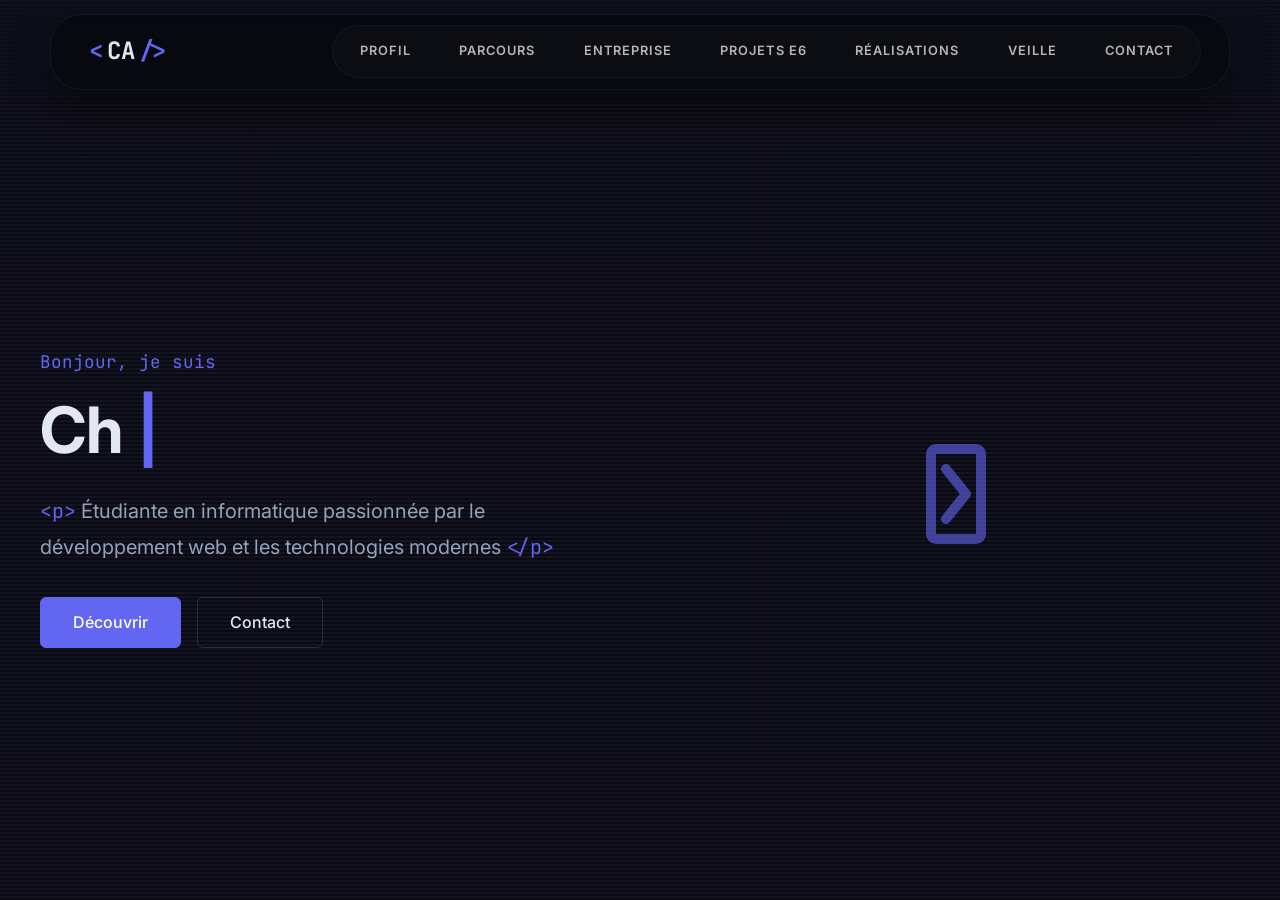
<file: index.html>
<!DOCTYPE html>
<html lang="fr">

<head>
    <meta charset="UTF-8">
    <meta name="viewport" content="width=device-width, initial-scale=1.0">
    <title>Portfolio - Chahinez Ayadi</title>
    <link rel="stylesheet" href="css/base.css">
    <link rel="stylesheet" href="css/index.css">
    <link rel="preconnect" href="https://fonts.googleapis.com">
    <link rel="preconnect" href="https://fonts.gstatic.com" crossorigin>
    <link
        href="https://fonts.googleapis.com/css2?family=Inter:wght@300;400;500;600;700&family=JetBrains+Mono:wght@400;500&display=swap"
        rel="stylesheet">
</head>

<body>
    <!-- Navigation -->
    <nav class="navbar" id="navbar">
        <div class="nav-container">
            <div class="logo">
                <a href="index.html" class="logo-link">
                    <span class="logo-code">&lt;</span>CA<span class="logo-code">/&gt;</span>
                </a>
            </div>
            <ul class="nav-menu" id="navMenu">
                <li><a href="profil.html" class="nav-link">Profil</a></li>
                <li><a href="parcours.html" class="nav-link">Parcours</a></li>
                <li><a href="entreprise.html" class="nav-link">Entreprise</a></li>
                <li><a href="projets.html" class="nav-link">Projets E6</a></li>
                <li><a href="realisations.html" class="nav-link">Réalisations</a></li>
                <li><a href="veille.html" class="nav-link">Veille</a></li>
                <li><a href="contact.html" class="nav-link">Contact</a></li>
            </ul>
            <div class="hamburger" id="hamburger">
                <span></span>
                <span></span>
                <span></span>
            </div>
        </div>
    </nav>

    <!-- Section Accueil -->
    <section id="accueil" class="hero">
        <div class="hero-background">
            <div class="code-lines"></div>
        </div>
        <div class="hero-content">
            <div class="hero-text">
                <span class="hero-greeting">Bonjour, je suis</span>
                <h1 class="hero-name">
                    <span class="typing-text" id="typingText"></span>
                    <span class="cursor">|</span>
                </h1>
                <p class="hero-description">
                    <span class="code-tag">&lt;p&gt;</span>
                    Étudiante en informatique passionnée par le développement web et les technologies modernes
                    <span class="code-tag">&lt;/p&gt;</span>
                </p>
                <div class="hero-buttons">
                    <a href="profil.html" class="btn btn-primary">Découvrir</a>
                    <a href="contact.html" class="btn btn-secondary">Contact</a>
                </div>
            </div>
            <div class="hero-visual">
                <div class="code-icon">
                    <svg width="120" height="120" viewBox="0 0 24 24" fill="none" xmlns="http://www.w3.org/2000/svg">
                        <path d="M8 3C7.44772 3 7 3.44772 7 4V20C7 20.5523 7.44772 21 8 21H16C16.5523 21 17 20.5523 17 20V4C17 3.44772 16.5523 3 16 3H8Z" stroke="currentColor" stroke-width="2" stroke-linecap="round" stroke-linejoin="round"/>
                        <path d="M10 7L14 12L10 17" stroke="currentColor" stroke-width="2" stroke-linecap="round" stroke-linejoin="round"/>
                    </svg>
                </div>
            </div>
        </div>
    </section>

    <script src="script.js"></script>
</body>

</html>
</file>
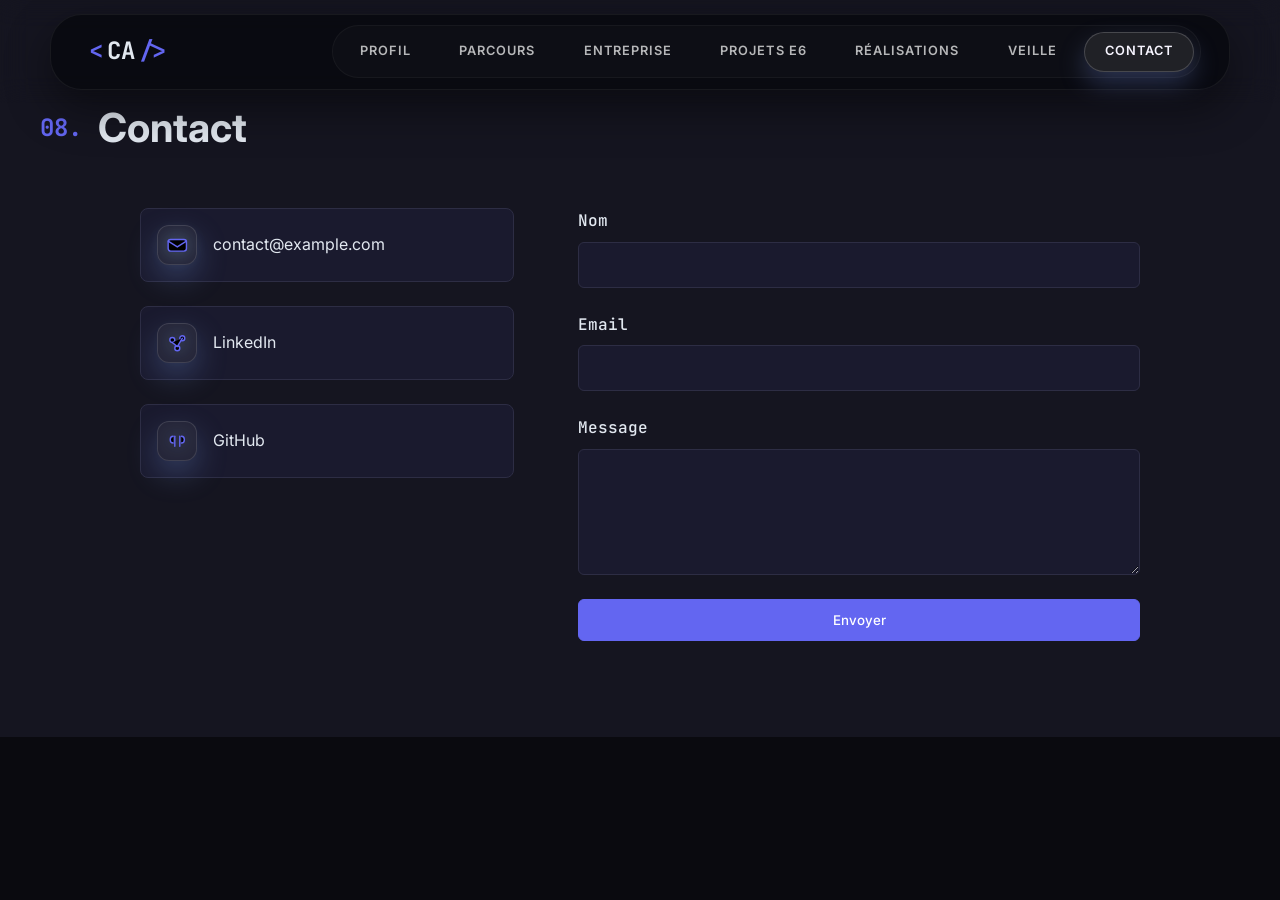
<file: contact.html>
<!DOCTYPE html>
<html lang="fr">
<head>
    <meta charset="UTF-8">
    <meta name="viewport" content="width=device-width, initial-scale=1.0">
    <title>Contact - Chahinez Ayadi</title>
    <link rel="stylesheet" href="css/base.css">
    <link rel="stylesheet" href="css/contact.css">
    <link rel="preconnect" href="https://fonts.googleapis.com">
    <link rel="preconnect" href="https://fonts.gstatic.com" crossorigin>
    <link href="https://fonts.googleapis.com/css2?family=Inter:wght@300;400;500;600;700&family=JetBrains+Mono:wght@400;500&display=swap" rel="stylesheet">
</head>
<body>
    <!-- Navigation -->
    <nav class="navbar" id="navbar">
        <div class="nav-container">
            <div class="logo">
                <a href="index.html" class="logo-link">
                    <span class="logo-code">&lt;</span>CA<span class="logo-code">/&gt;</span>
                </a>
            </div>
            <ul class="nav-menu" id="navMenu">
                <li><a href="profil.html" class="nav-link">Profil</a></li>
                <li><a href="parcours.html" class="nav-link">Parcours</a></li>
                <li><a href="entreprise.html" class="nav-link">Entreprise</a></li>
                <li><a href="projets.html" class="nav-link">Projets E6</a></li>
                <li><a href="realisations.html" class="nav-link">Réalisations</a></li>
                <li><a href="veille.html" class="nav-link">Veille</a></li>
                <li><a href="contact.html" class="nav-link active">Contact</a></li>
            </ul>
            <div class="hamburger" id="hamburger">
                <span></span>
                <span></span>
                <span></span>
            </div>
        </div>
    </nav>

    <!-- Section Contact -->
    <section class="section contact-section page-section">
        <div class="container">
            <h2 class="section-title">
                <span class="section-number">08.</span>
                Contact
            </h2>
            <div class="contact-content">
                <div class="contact-info">
                    <div class="contact-items">
                        <a href="mailto:contact@example.com" class="contact-item">
                            <span class="contact-icon neon-icon" aria-hidden="true">
                                <svg viewBox="0 0 32 32">
                                    <rect x="5" y="9" width="22" height="14" rx="3"></rect>
                                    <polyline points="5 11 16 18 27 11"></polyline>
                                </svg>
                            </span>
                            <span>contact@example.com</span>
                        </a>
                        <a href="#" class="contact-item">
                            <span class="contact-icon neon-icon" aria-hidden="true">
                                <svg viewBox="0 0 32 32">
                                    <circle cx="10" cy="12" r="3"></circle>
                                    <circle cx="22" cy="10" r="3"></circle>
                                    <circle cx="16" cy="22" r="3"></circle>
                                    <path d="M10 15l6 5l6-10"></path>
                                </svg>
                            </span>
                            <span>LinkedIn</span>
                        </a>
                        <a href="#" class="contact-item">
                            <span class="contact-icon neon-icon" aria-hidden="true">
                                <svg viewBox="0 0 32 32">
                                    <path d="M11 10c-2 0-3.5 1.8-3.5 4s1.5 4 3.5 4"></path>
                                    <path d="M21 10c2 0 3.5 1.8 3.5 4s-1.5 4-3.5 4"></path>
                                    <path d="M13 10v12"></path>
                                    <path d="M19 10v12"></path>
                                </svg>
                            </span>
                            <span>GitHub</span>
                        </a>
                    </div>
                </div>
                <form class="contact-form" id="contactForm">
                    <div class="form-group">
                        <label for="name">Nom</label>
                        <input type="text" id="name" name="name" required>
                    </div>
                    <div class="form-group">
                        <label for="email">Email</label>
                        <input type="email" id="email" name="email" required>
                    </div>
                    <div class="form-group">
                        <label for="message">Message</label>
                        <textarea id="message" name="message" rows="5" required></textarea>
                    </div>
                    <button type="submit" class="btn btn-primary">Envoyer</button>
                </form>
            </div>
        </div>
    </section>

    <script src="script.js"></script>
</body>
</html>
</file>
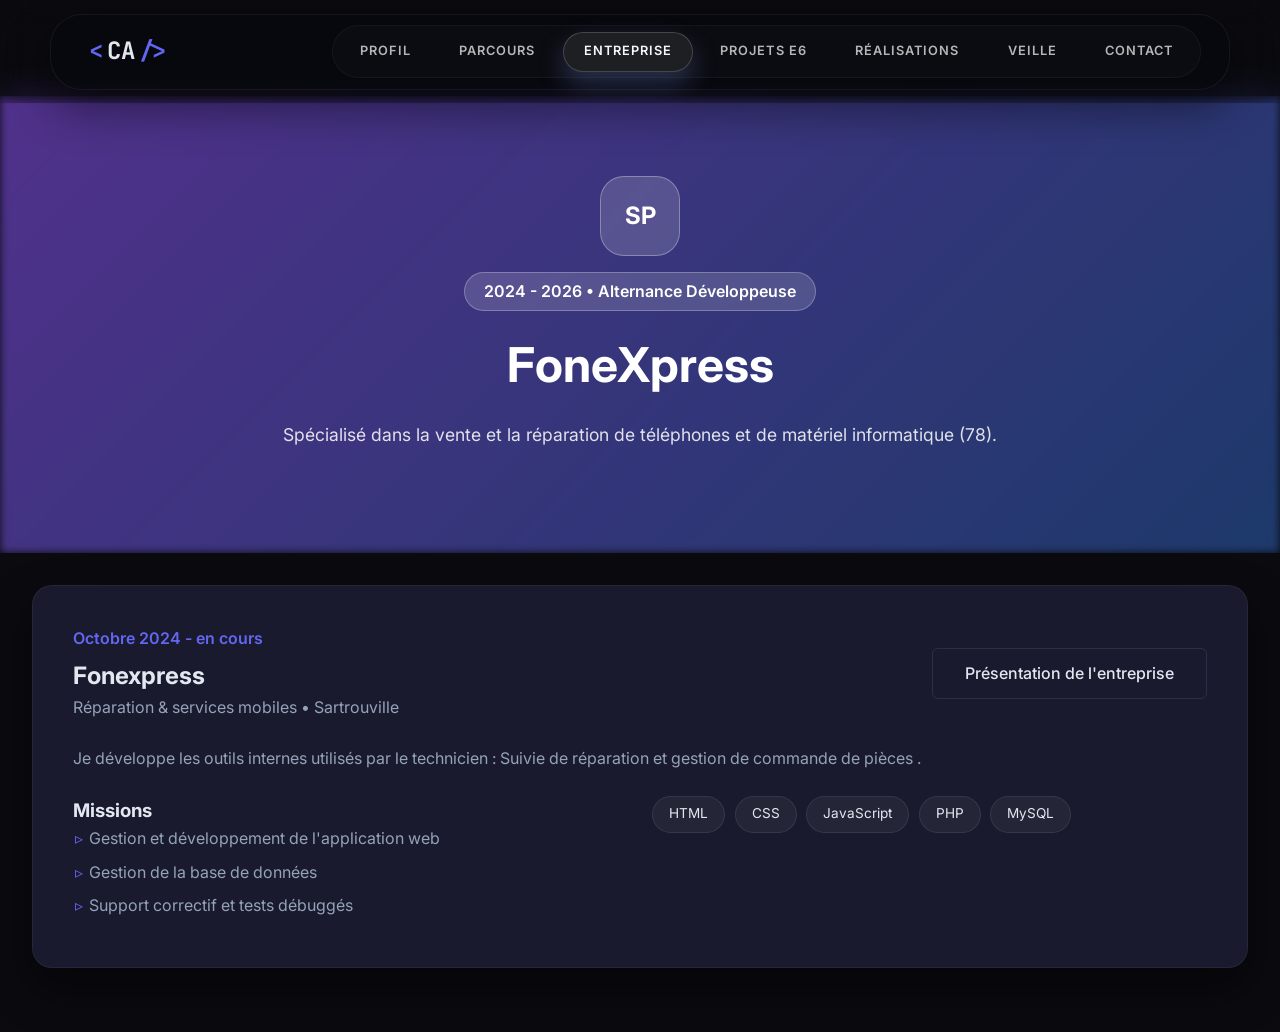
<file: entreprise.html>
<!DOCTYPE html>
<html lang="fr">
<head>
    <meta charset="UTF-8">
    <meta name="viewport" content="width=device-width, initial-scale=1.0">
    <title>Entreprise - Chahinez Ayadi</title>
    <link rel="stylesheet" href="css/base.css">
    <link rel="stylesheet" href="css/entreprise.css">
    <link rel="preconnect" href="https://fonts.googleapis.com">
    <link rel="preconnect" href="https://fonts.gstatic.com" crossorigin>
    <link href="https://fonts.googleapis.com/css2?family=Inter:wght@300;400;500;600;700&family=JetBrains+Mono:wght@400;500&display=swap" rel="stylesheet">
</head>
<body>
    <!-- Navigation -->
    <nav class="navbar" id="navbar">
        <div class="nav-container">
            <div class="logo">
                <a href="index.html" class="logo-link">
                    <span class="logo-code">&lt;</span>CA<span class="logo-code">/&gt;</span>
                </a>
            </div>
            <ul class="nav-menu" id="navMenu">
                <li><a href="profil.html" class="nav-link">Profil</a></li>
                <li><a href="parcours.html" class="nav-link">Parcours</a></li>
                <li><a href="entreprise.html" class="nav-link active">Entreprise</a></li>
                <li><a href="projets.html" class="nav-link">Projets E6</a></li>
                <li><a href="realisations.html" class="nav-link">Réalisations</a></li>
                <li><a href="veille.html" class="nav-link">Veille</a></li>
                <li><a href="contact.html" class="nav-link">Contact</a></li>
            </ul>
            <div class="hamburger" id="hamburger">
                <span></span>
                <span></span>
                <span></span>
            </div>
        </div>
    </nav>

    <main class="speed-wrapper">
        <header class="speed-hero">
            <div class="hero-overlay"></div>
            <div class="speed-hero-content">
                <div class="speed-logo">SP</div>
                <p class="hero-badge">2024 - 2026 • Alternance Développeuse</p>
                <h1>FoneXpress</h1>
                <p class="hero-tagline">
                    Spécialisé dans la vente et la réparation de téléphones et de matériel informatique (78).
                </p>
            </div>
        </header>

        <section class="experience-card">
            <div class="experience-top">
                <div>
                    <p class="experience-date">Octobre 2024 - en cours</p>
                    <h2>Fonexpress</h2>
                    <p class="experience-meta">Réparation & services mobiles • Sartrouville</p>
                </div>
                <a href="docs/Chahinez-AYADI (1).pdf" target="_blank" rel="noreferrer noopener" class="btn btn-secondary">Présentation de l'entreprise</a>
            </div>
            <p class="experience-text">
                Je développe les outils internes utilisés par le technicien : Suivie de réparation et gestion de commande de pièces .
            </p>
            <div class="experience-columns">
                <div>
                    <h3>Missions</h3>
                    <ul class="experience-list">
                        <li>Gestion et développement de l'application web</li>
                        <li>Gestion de la base de données</li>
                        <li>Support correctif et tests débuggés</li>
                    </ul>
                </div>
                <div>
                    
                    <div class="chip-list">
                        <span class="chip">HTML</span>
                        <span class="chip">CSS</span>
                        <span class="chip">JavaScript</span>
                        <span class="chip">PHP</span>
                        <span class="chip">MySQL</span>
                    </div>
                </div>
            </div>
        </section>
    </main>

    <script src="script.js"></script>
</body>
</html>
</file>
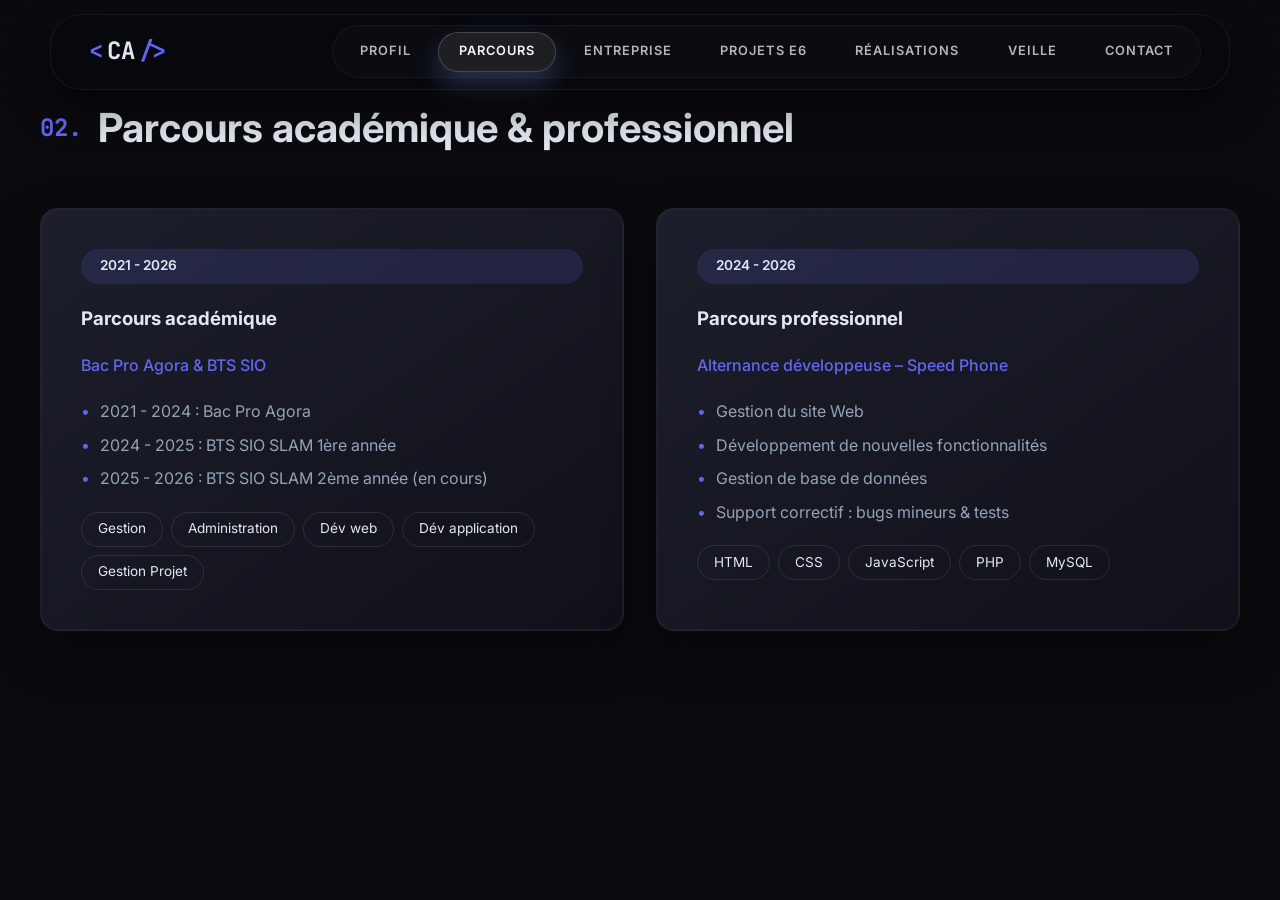
<file: parcours.html>
<!DOCTYPE html>
<html lang="fr">
<head>
    <meta charset="UTF-8">
    <meta name="viewport" content="width=device-width, initial-scale=1.0">
    <title>Parcours - Chahinez Ayadi</title>
    <link rel="stylesheet" href="css/base.css">
    <link rel="stylesheet" href="css/parcours.css">
    <link rel="preconnect" href="https://fonts.googleapis.com">
    <link rel="preconnect" href="https://fonts.gstatic.com" crossorigin>
    <link href="https://fonts.googleapis.com/css2?family=Inter:wght@300;400;500;600;700&family=JetBrains+Mono:wght@400;500&display=swap" rel="stylesheet">
</head>
<body>
    <!-- Navigation -->
    <nav class="navbar" id="navbar">
        <div class="nav-container">
            <div class="logo">
                <a href="index.html" class="logo-link">
                    <span class="logo-code">&lt;</span>CA<span class="logo-code">/&gt;</span>
                </a>
            </div>
            <ul class="nav-menu" id="navMenu">
                <li><a href="profil.html" class="nav-link">Profil</a></li>
                <li><a href="parcours.html" class="nav-link active">Parcours</a></li>
                <li><a href="entreprise.html" class="nav-link">Entreprise</a></li>
                <li><a href="projets.html" class="nav-link">Projets E6</a></li>
                <li><a href="realisations.html" class="nav-link">Réalisations</a></li>
                <li><a href="veille.html" class="nav-link">Veille</a></li>
                <li><a href="contact.html" class="nav-link">Contact</a></li>
            </ul>
            <div class="hamburger" id="hamburger">
                <span></span>
                <span></span>
                <span></span>
            </div>
        </div>
    </nav>

    <section class="section">
        <div class="container">
            <h2 class="section-title">
                <span class="section-number">02.</span>
                Parcours académique & professionnel
            </h2>
            <div class="parcours-grid">
                <article class="parcours-card">
                    <div class="parcours-badge">2021 - 2026</div>
                    <h3>Parcours académique</h3>
                    <p class="parcours-subtitle">Bac Pro Agora & BTS SIO</p>
                    <ul class="parcours-list">
                        <li>2021 - 2024 : Bac Pro Agora </li>
                        <li>2024 - 2025 : BTS SIO SLAM 1ère année</li>
                        <li>2025 - 2026 : BTS SIO SLAM 2ème année (en cours)</li>
                    </ul>
                    <div class="parcours-tags">
                        <span class="parcours-tag">Gestion</span>
                        <span class="parcours-tag">Administration</span>
                        <span class="parcours-tag">Dév web</span>
                        <span class="parcours-tag">Dév application</span>
                        <span class="parcours-tag">Gestion Projet</span>
                    </div>
                </article>
                <article class="parcours-card">
                    <div class="parcours-badge">2024 - 2026</div>
                    <h3>Parcours professionnel</h3>
                    <p class="parcours-subtitle">Alternance développeuse – Speed Phone</p>
                    <ul class="parcours-list">
                        <li>Gestion du site Web</li>
                        <li>Développement de nouvelles fonctionnalités</li>
                        <li>Gestion de base de données</li>
                        <li>Support correctif : bugs mineurs & tests</li>
                    </ul>
                    <div class="parcours-tags">
                        <span class="parcours-tag">HTML</span>
                        <span class="parcours-tag">CSS</span>
                        <span class="parcours-tag">JavaScript</span>
                        <span class="parcours-tag">PHP</span>
                        <span class="parcours-tag">MySQL</span>
                    </div>
                </article>
            </div>
        </div>
    </section>

    <script src="script.js"></script>
</body>
</html>
</file>
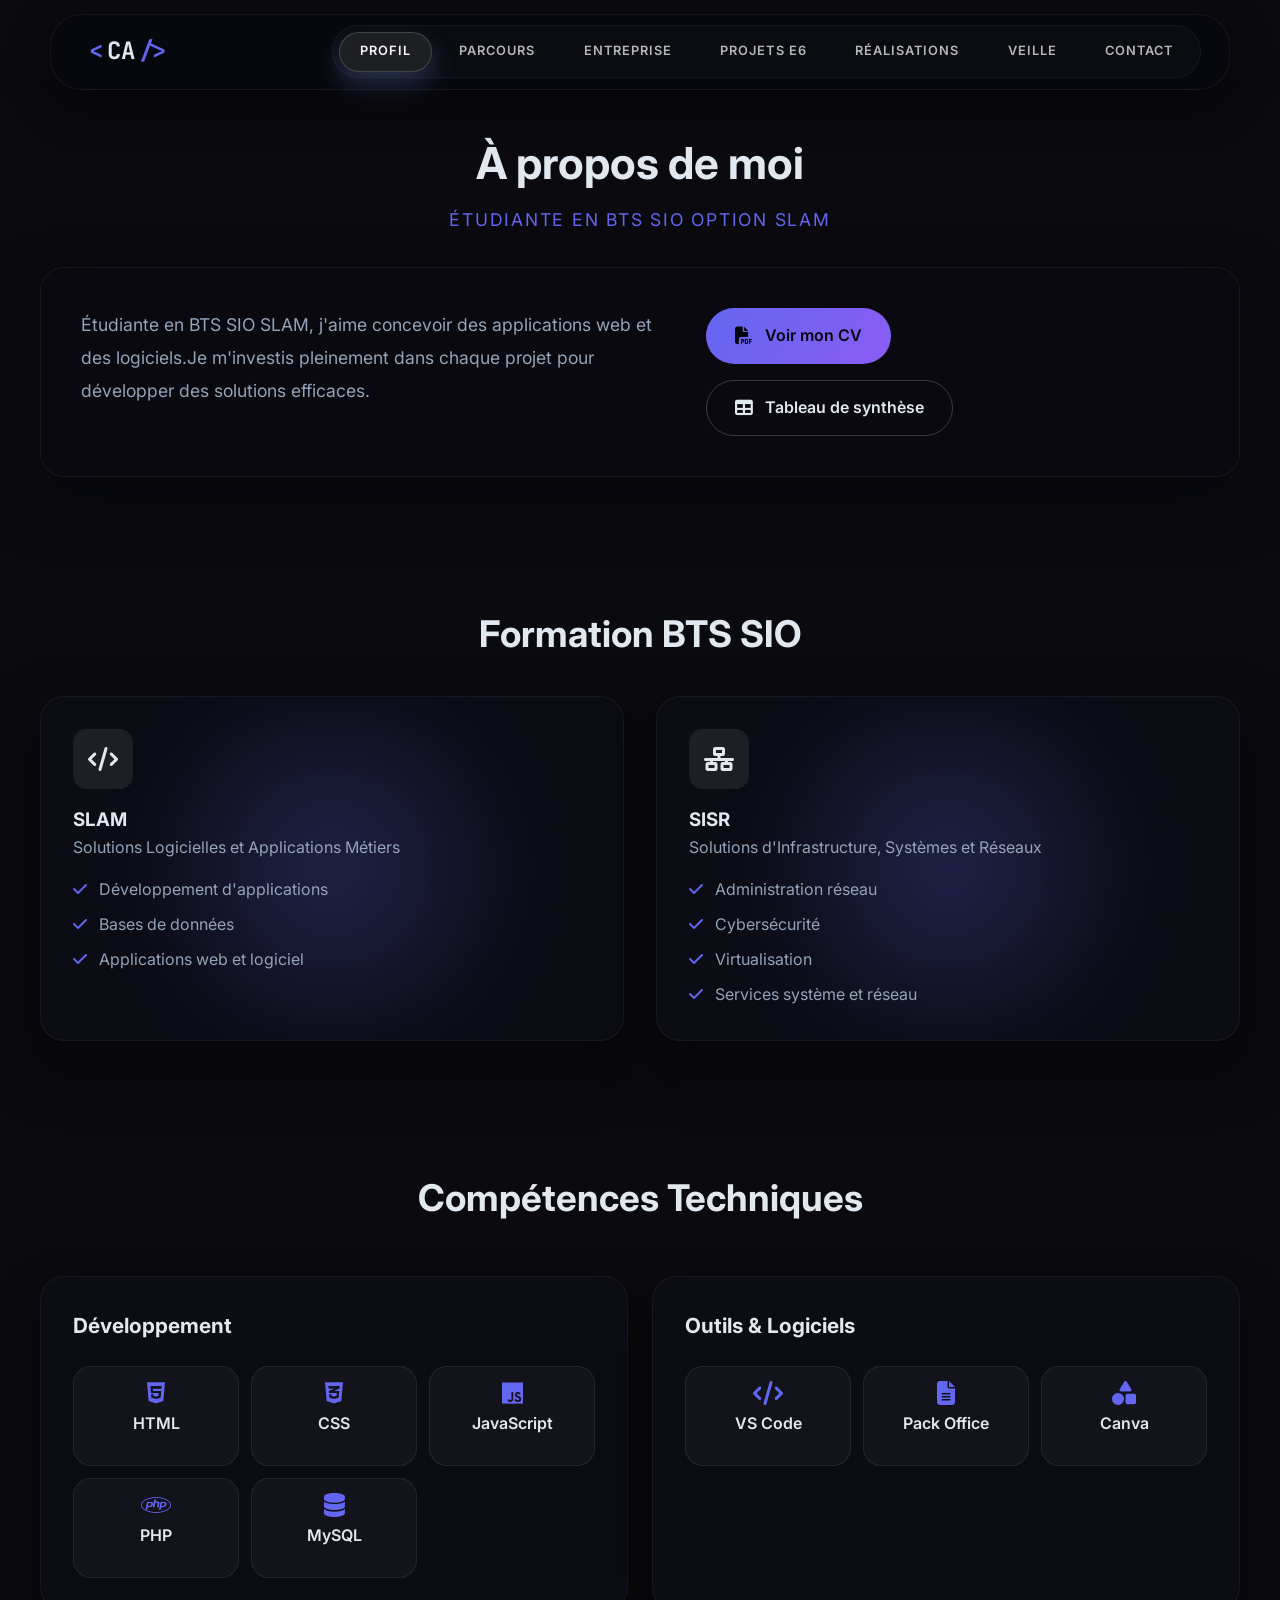
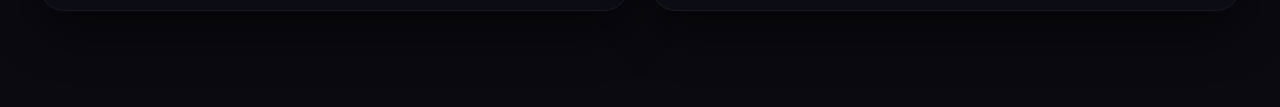
<file: profil.html>
<!DOCTYPE html>
<html lang="fr">
<head>
    <meta charset="UTF-8">
    <meta name="viewport" content="width=device-width, initial-scale=1.0">
    <title>Profil - Chahinez Ayadi</title>
    <link rel="stylesheet" href="css/base.css">
    <link rel="stylesheet" href="css/profil.css">
    <link rel="stylesheet" href="https://cdnjs.cloudflare.com/ajax/libs/font-awesome/6.4.0/css/all.min.css">
    <link rel="preconnect" href="https://fonts.googleapis.com">
    <link rel="preconnect" href="https://fonts.gstatic.com" crossorigin>
    <link href="https://fonts.googleapis.com/css2?family=Inter:wght@300;400;500;600;700&family=JetBrains+Mono:wght@400;500&display=swap" rel="stylesheet">
</head>
<body>
    <!-- Navigation -->
    <nav class="navbar" id="navbar">
        <div class="nav-container">
            <div class="logo">
                <a href="index.html" class="logo-link">
                    <span class="logo-code">&lt;</span>CA<span class="logo-code">/&gt;</span>
                </a>
            </div>
            <ul class="nav-menu" id="navMenu">
                <li><a href="profil.html" class="nav-link active">Profil</a></li>
                <li><a href="parcours.html" class="nav-link">Parcours</a></li>
                <li><a href="entreprise.html" class="nav-link">Entreprise</a></li>
                <li><a href="projets.html" class="nav-link">Projets E6</a></li>
                <li><a href="realisations.html" class="nav-link">Réalisations</a></li>
                <li><a href="veille.html" class="nav-link">Veille</a></li>
                <li><a href="contact.html" class="nav-link">Contact</a></li>
            </ul>
            <div class="hamburger" id="hamburger">
                <span></span>
                <span></span>
                <span></span>
            </div>
        </div>
    </nav>

    <!-- Section 1: À propos -->
    <section class="about-section">
        <div class="container">
            <div class="profile-header">
                <h1>À propos de moi</h1>
                <p class="subtitle">Étudiante en BTS SIO option SLAM</p>
            </div>

            <div class="profile-content">
                <div class="text-section">
                    <p>
                        Étudiante en BTS SIO SLAM, j'aime concevoir des applications web et des logiciels.Je m'investis pleinement dans chaque projet pour développer des solutions efficaces.
                    </p>
                </div>
                <div class="download-section">
                    <a href="docs/CV Professionnel.pdf" class="download-btn primary" target="_blank" rel="noreferrer noopener">
                        <i class="fas fa-file-pdf"></i>
                        <span>Voir mon CV</span>
                    </a>
                    <a href="assets/tableau_synthese.pdf" class="download-btn secondary" target="_blank" rel="noreferrer noopener">
                        <i class="fas fa-table"></i>
                        <span>Tableau de synthèse</span>
                    </a>
                </div>
            </div>
        </div>
    </section>

    <!-- Section BTS SIO -->
    <section class="bts-section">
        <div class="container">
            <h2>Formation BTS SIO</h2>
            <div class="modern-cards">
                <div class="modern-card slam">
                    <div class="card-content">
                        <div class="card-icon">
                            <i class="fas fa-code"></i>
                        </div>
                        <h3>SLAM</h3>
                        <p class="card-subtitle">Solutions Logicielles et Applications Métiers</p>
                        <ul class="card-details">
                            <li><i class="fas fa-check"></i> Développement d'applications</li>
                            <li><i class="fas fa-check"></i> Bases de données</li>
                            <li><i class="fas fa-check"></i> Applications web et logiciel</li>
                        </ul>
                    </div>
                    <div class="card-blur"></div>
                </div>

                <div class="modern-card sisr">
                    <div class="card-content">
                        <div class="card-icon">
                            <i class="fas fa-network-wired"></i>
                        </div>
                        <h3>SISR</h3>
                        <p class="card-subtitle">Solutions d'Infrastructure, Systèmes et Réseaux</p>
                        <ul class="card-details">
                            <li><i class="fas fa-check"></i> Administration réseau</li>
                            <li><i class="fas fa-check"></i> Cybersécurité</li>
                            <li><i class="fas fa-check"></i> Virtualisation</li>
                            <li><i class="fas fa-check"></i> Services système et réseau</li>
                        </ul>
                    </div>
                    <div class="card-blur"></div>
                </div>
            </div>
        </div>
    </section>

    <!-- Section Compétences -->
    <section class="skills-section">
        <div class="container">
            <h2>Compétences Techniques</h2>

            <div class="skills-container">
                <div class="section-container">
                    <h3>Développement</h3>
                    <div class="skills-grid">
                        <div class="skill-card">
                            <i class="fab fa-html5"></i>
                            <span>HTML</span>
                        </div>
                        <div class="skill-card">
                            <i class="fab fa-css3-alt"></i>
                            <span>CSS</span>
                        </div>
                        <div class="skill-card">
                            <i class="fab fa-js"></i>
                            <span>JavaScript</span>
                        </div>
                        <div class="skill-card">
                            <i class="fab fa-php"></i>
                            <span>PHP</span>
                        </div>
                        <div class="skill-card">
                            <i class="fas fa-database"></i>
                            <span>MySQL</span>
                        </div>
                    </div>
                </div>

                <div class="section-container">
                    <h3>Outils & Logiciels</h3>
                    <div class="tools-grid">
                        <div class="tool-card">
                            <i class="fas fa-code"></i>
                            <span>VS Code</span>
                        </div>
                        <div class="tool-card">
                            <i class="fas fa-file-alt"></i>
                            <span>Pack Office</span>
                        </div>
                        <div class="tool-card">
                            <i class="fas fa-shapes"></i>
                            <span>Canva</span>
                        </div>
                    </div>
                </div>
            </div>
        </div>
    </section>

    <script src="script.js"></script>
</body>
</html>
</file>
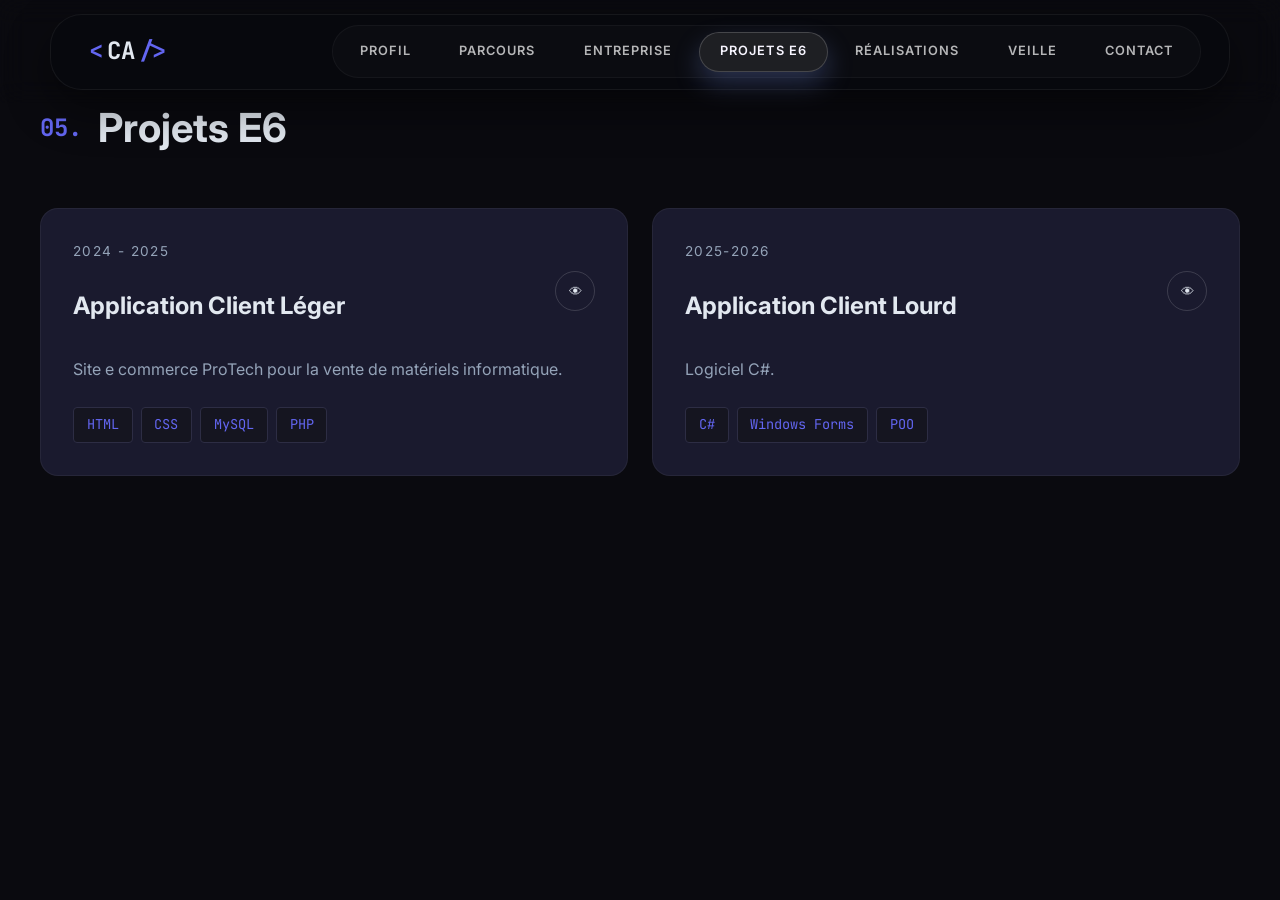
<file: projets.html>
<!DOCTYPE html>
<html lang="fr">
<head>
    <meta charset="UTF-8">
    <meta name="viewport" content="width=device-width, initial-scale=1.0">
    <title>Projets - Chahinez Ayadi</title>
    <link rel="stylesheet" href="css/base.css">
    <link rel="stylesheet" href="css/projets.css">
    <link rel="preconnect" href="https://fonts.googleapis.com">
    <link rel="preconnect" href="https://fonts.gstatic.com" crossorigin>
    <link href="https://fonts.googleapis.com/css2?family=Inter:wght@300;400;500;600;700&family=JetBrains+Mono:wght@400;500&display=swap" rel="stylesheet">
</head>
<body>
    <!-- Navigation -->
    <nav class="navbar" id="navbar">
        <div class="nav-container">
            <div class="logo">
                <a href="index.html" class="logo-link">
                    <span class="logo-code">&lt;</span>CA<span class="logo-code">/&gt;</span>
                </a>
            </div>
            <ul class="nav-menu" id="navMenu">
                <li><a href="profil.html" class="nav-link">Profil</a></li>
                <li><a href="parcours.html" class="nav-link">Parcours</a></li>
                <li><a href="entreprise.html" class="nav-link">Entreprise</a></li>
                <li><a href="projets.html" class="nav-link active">Projets E6</a></li>
                <li><a href="realisations.html" class="nav-link">Réalisations</a></li>
                <li><a href="veille.html" class="nav-link">Veille</a></li>
                <li><a href="contact.html" class="nav-link">Contact</a></li>
            </ul>
            <div class="hamburger" id="hamburger">
                <span></span>
                <span></span>
                <span></span>
            </div>
        </div>
    </nav>

    <!-- Section Projets -->
    <section class="section page-section">
        <div class="container">
            <h2 class="section-title">
                <span class="section-number">05.</span>
                Projets E6
            </h2>
            <div class="projects-grid">
                <article class="project-card">
                    <div class="project-header">
                        <div>
                            <p class="project-period">2024 - 2025</p>
                            <h3>Application Client Léger</h3>
                        </div>

<a href="docs/documentation_utilisateur_protech.pdf" target="_blank">
  <button class="project-eye" aria-label="Voir la présentation client léger">
    <span>👁</span>
  </button>
</a>
                    </div>
                    <p class="project-description">
                        Site e commerce ProTech pour la vente de matériels informatique.
                    </p>
                    <div class="project-tags">
                        <span class="tag">HTML</span>
                        <span class="tag">CSS</span>
                        <span class="tag">MySQL</span>
                        <span class="tag">PHP</span>
                    </div>
                </article>

                <article class="project-card">
                    <div class="project-header">
                        <div>
                            <p class="project-period">2025-2026</p>
                            <h3>Application Client Lourd</h3>
                        </div>

                        <a href="docs/repairmatosguide.pdf" target="_blank">
                        <button class="project-eye" aria-label="Voir la présentation client lourd">
                        <span>👁</span>
                        </button>
                        </a>
                    </div>
                    <p class="project-description">
                        Logiciel C#.
                    </p>
                    <div class="project-tags">
                        <span class="tag">C#</span>
                        <span class="tag">Windows Forms</span>
                        <span class="tag">POO</span>
                    </div>
                </article>
            </div>
        </div>
    </section>

    <script src="script.js"></script>
</body>
</html>
</file>
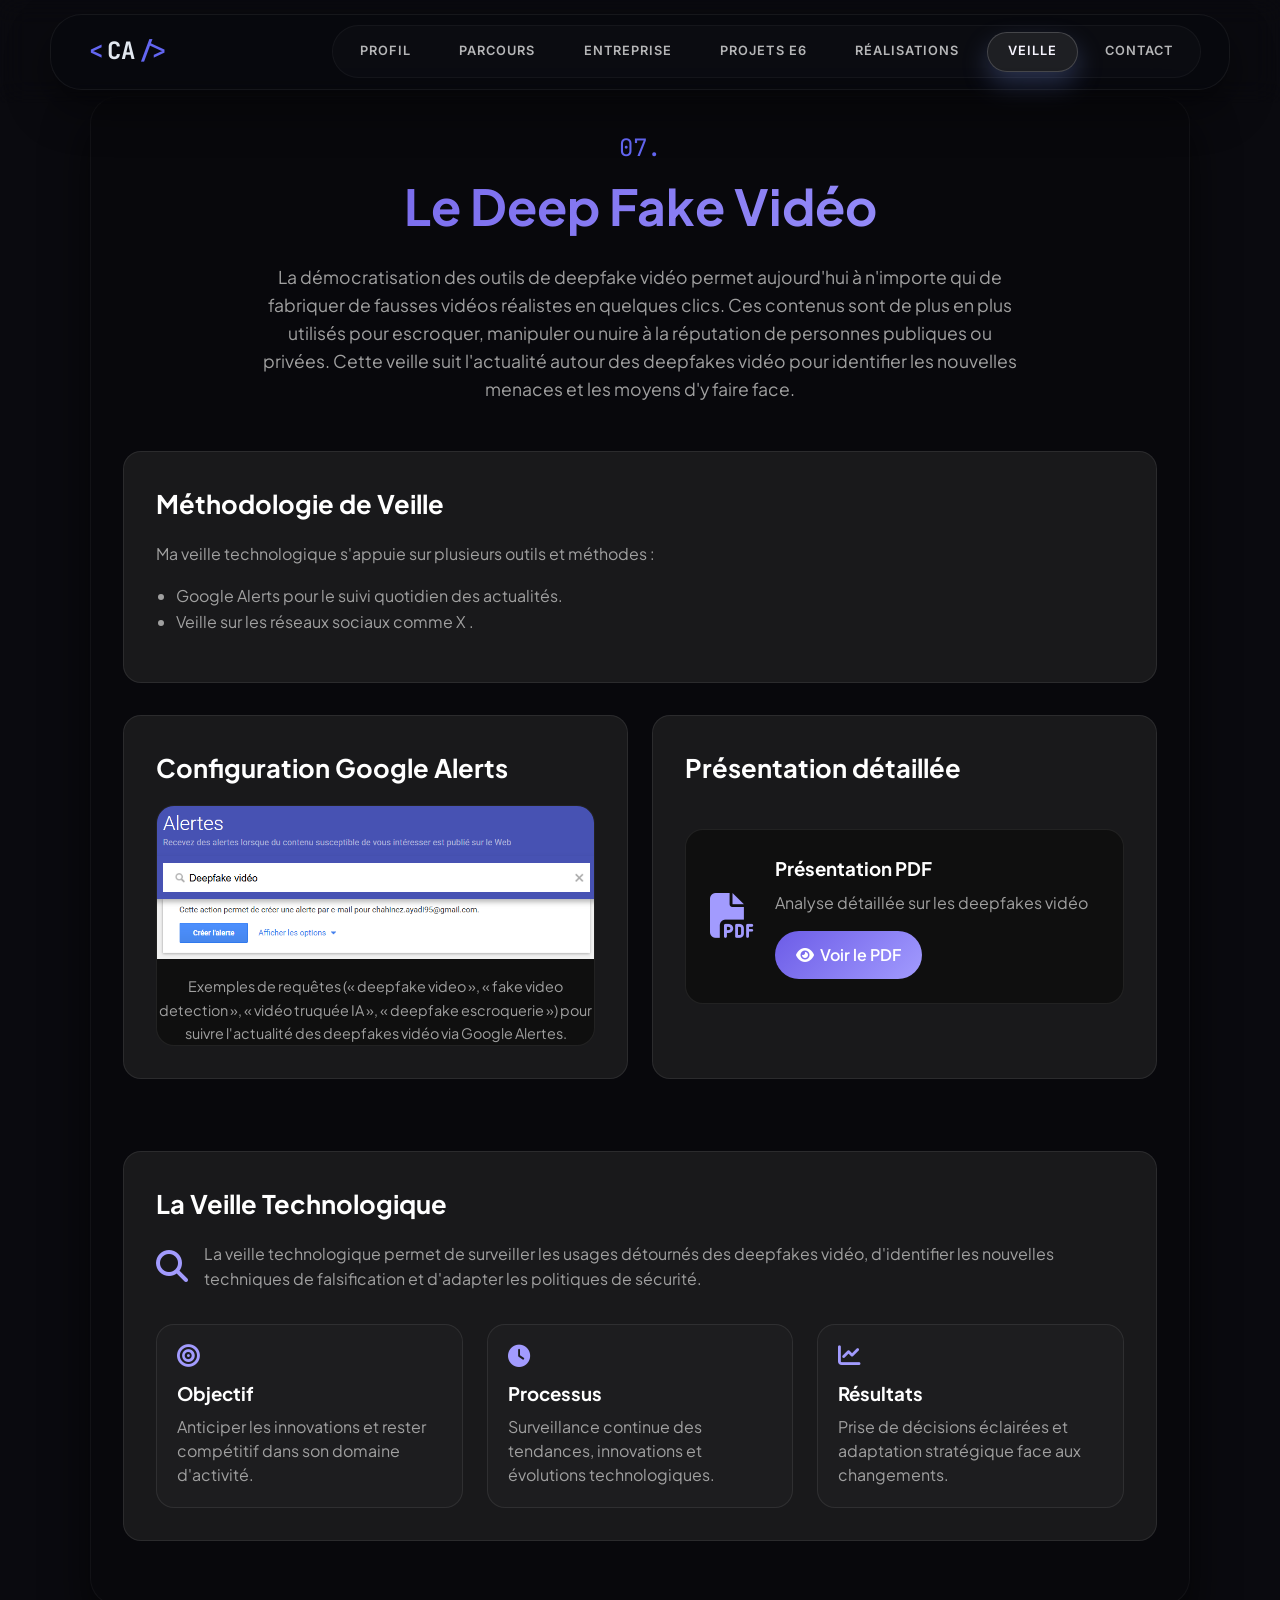
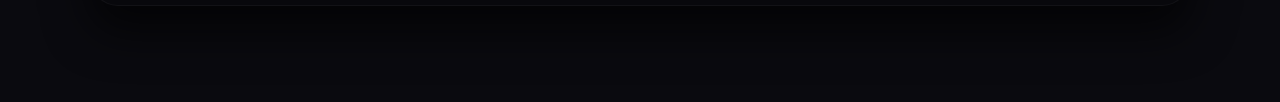
<file: veille.html>
<!DOCTYPE html>
<html lang="fr">
<head>
    <meta charset="UTF-8">
    <meta name="viewport" content="width=device-width, initial-scale=1.0">
    <title>Veille - Chahinez Ayadi</title>
    <link rel="stylesheet" href="css/base.css">
    <link rel="stylesheet" href="css/veille.css">
    <link rel="preconnect" href="https://fonts.googleapis.com">
    <link rel="preconnect" href="https://fonts.gstatic.com" crossorigin>
    <link href="https://fonts.googleapis.com/css2?family=Inter:wght@300;400;500;600;700&family=JetBrains+Mono:wght@400;500&family=Plus+Jakarta+Sans:wght@400;500;600;700&display=swap" rel="stylesheet">
    <link rel="stylesheet" href="https://cdnjs.cloudflare.com/ajax/libs/font-awesome/6.5.1/css/all.min.css">
</head>
<body>
    <!-- Navigation -->
    <nav class="navbar" id="navbar">
        <div class="nav-container">
            <div class="logo">
                <a href="index.html" class="logo-link">
                    <span class="logo-code">&lt;</span>CA<span class="logo-code">/&gt;</span>
                </a>
            </div>
            <ul class="nav-menu" id="navMenu">
                <li><a href="profil.html" class="nav-link">Profil</a></li>
                <li><a href="parcours.html" class="nav-link">Parcours</a></li>
                <li><a href="entreprise.html" class="nav-link">Entreprise</a></li>
                <li><a href="projets.html" class="nav-link">Projets E6</a></li>
                <li><a href="realisations.html" class="nav-link">Réalisations</a></li>
                <li><a href="veille.html" class="nav-link active">Veille</a></li>
                <li><a href="contact.html" class="nav-link">Contact</a></li>
            </ul>
            <div class="hamburger" id="hamburger">
                <span></span>
                <span></span>
                <span></span>
            </div>
        </div>
    </nav>

    <!-- Section Veille -->
    <section class="section page-section veille-page">
        <div class="container">
            <div class="veille-container">
                <header class="veille-header">
                    <p class="section-number">07.</p>
                    <h1 class="veille-title">Le Deep Fake Vidéo</h1>
                    <p class="veille-description">
La démocratisation des outils de deepfake vidéo permet aujourd'hui à n'importe qui
 de fabriquer de fausses vidéos réalistes en quelques clics. Ces contenus sont de plus
  en plus utilisés pour escroquer, manipuler ou nuire à la réputation de personnes publiques
   ou privées. Cette veille suit l'actualité autour des deepfakes vidéo pour identifier les
    nouvelles menaces et les moyens d'y faire face.
                    </p>
                </header>

                <section class="methodology-section">
                    <h2 class="methodology-title">Méthodologie de Veille</h2>
                    <div class="methodology-content">
                        <p>Ma veille technologique s'appuie sur plusieurs outils et méthodes :</p>
                        <ul>
                            <li>Google Alerts pour le suivi quotidien des actualités.</li>
                            <li>Veille sur les réseaux sociaux comme X .</li>
                        </ul>
                    
                    </div>
                </section>

                <section class="tools-showcase">
                    <article class="google-alerts-demo">
                        <h2 class="section-title">Configuration Google Alerts</h2>
                        <div class="screenshot-container">
                            <img src="images/alertes.png" alt="Configuration Google Alerts cybersécurité IA" class="google-alerts-img">
                            <p class="screenshot-caption">
                                Exemples de requêtes (« deepfake video », « fake video detection », « vidéo truquée IA », « deepfake escroquerie ») pour suivre l'actualité des deepfakes vidéo via Google Alertes.
                            </p>
                        </div>
                    </article>

                    <article class="presentation-section">
                        <h2 class="section-title">Présentation détaillée</h2>
                        <div class="presentation-container">
                            <i class="fas fa-file-pdf presentation-icon" aria-hidden="true"></i>
                            <div class="presentation-info">
                                <h3>Présentation PDF</h3>
                                <p>Analyse détaillée sur les deepfakes vidéo</p>
                                <a href="docs/veille.pdf" class="download-btn" target="_blank" rel="noopener">
                                    <i class="fas fa-eye" aria-hidden="true"></i>
                                    Voir le PDF
                                </a>
                            </div>
                        </div>
                    </article>
                </section>

                <section class="analysis-section">
                    <h2 class="analysis-title">La Veille Technologique</h2>
                    <div class="analysis-content">
                        <div class="veille-intro">
                            <i class="fas fa-magnifying-glass" aria-hidden="true"></i>
                            <p>
                                La veille technologique permet de surveiller les usages détournés des deepfakes
                                 vidéo, d'identifier les nouvelles techniques de falsification et d'adapter
                                  les politiques de sécurité.
                            </p>
                        </div>
                        <div class="veille-points">
                            <div class="point">
                                <i class="fas fa-bullseye" aria-hidden="true"></i>
                                <h3>Objectif</h3>
                                <p>Anticiper les innovations et rester compétitif dans son domaine d'activité.</p>
                            </div>
                            <div class="point">
                                <i class="fas fa-clock" aria-hidden="true"></i>
                                <h3>Processus</h3>
                                <p>Surveillance continue des tendances, innovations et évolutions technologiques.</p>
                            </div>
                            <div class="point">
                                <i class="fas fa-chart-line" aria-hidden="true"></i>
                                <h3>Résultats</h3>
                                <p>Prise de décisions éclairées et adaptation stratégique face aux changements.</p>
                            </div>
                        </div>
                    </div>
                </section>
            </div>
        </div>
    </section>

    <script src="script.js"></script>
</body>
</html>
</file>
<file: css/base.css>
:root {
    --primary-color: #6366f1;
    --primary-dark: #4f46e5;
    --secondary-color: #8b5cf6;
    --bg-dark: #0a0a0f;
    --bg-dark-secondary: #151520;
    --bg-card: #1a1a2e;
    --text-primary: #e2e8f0;
    --text-secondary: #94a3b8;
    --border-color: #2d2d44;
    --accent-green: #10b981;
    --accent-blue: #3b82f6;
    --shadow: rgba(99, 102, 241, 0.1);
    --shadow-hover: rgba(99, 102, 241, 0.2);
    --nav-gradient-start: #f8d7ff;
    --nav-gradient-middle: #b9c8ff;
    --nav-gradient-end: #8ef3ff;
    --nav-pill-bg: rgba(255, 255, 255, 0.08);
    --nav-pill-border: rgba(255, 255, 255, 0.2);
    --nav-pill-shadow: rgba(249, 216, 255, 0.4);
}

* {
    margin: 0;
    padding: 0;
    box-sizing: border-box;
}

html {
    scroll-behavior: smooth;
}

body {
    font-family: 'Inter', -apple-system, BlinkMacSystemFont, 'Segoe UI', sans-serif;
    background-color: var(--bg-dark);
    color: var(--text-primary);
    line-height: 1.6;
    overflow-x: hidden;
}

/* ===== Navigation ===== */
.navbar {
    position: fixed;
    top: 0;
    width: 100%;
    padding: 0.85rem 0;
    z-index: 1000;
    -webkit-backdrop-filter: blur(14px);
    backdrop-filter: blur(14px);
}

.nav-container {
    max-width: 1180px;
    margin: 0 auto;
    padding: 0.65rem 1.75rem;
    display: flex;
    justify-content: space-between;
    align-items: center;
    background: rgba(7, 8, 14, 0.78);
    border-radius: 32px;
    border: 1px solid rgba(255, 255, 255, 0.06);
    box-shadow: 0 18px 45px rgba(0, 0, 0, 0.45);
    transition: border-color 0.3s ease, box-shadow 0.3s ease, background 0.3s ease;
}

.navbar.scrolled .nav-container {
    background: rgba(4, 5, 12, 0.92);
    border-color: rgba(255, 255, 255, 0.12);
    box-shadow: 0 25px 60px rgba(0, 0, 0, 0.55);
}

.logo {
    font-size: 1.5rem;
    font-weight: 700;
    font-family: 'JetBrains Mono', monospace;
    color: var(--text-primary);
}

.logo-link {
    text-decoration: none;
    color: inherit;
    display: inline-flex;
    align-items: center;
    gap: 0.25rem;
    padding: 0.35rem 0.65rem;
    border-radius: 999px;
    transition: background 0.3s ease, color 0.3s ease;
}

.logo-link:hover {
    background: rgba(255, 255, 255, 0.05);
}

.logo-code {
    color: var(--primary-color);
}

.nav-menu {
    display: flex;
    align-items: center;
    list-style: none;
    gap: 0.4rem;
    padding: 0.35rem;
    border-radius: 999px;
    border: 1px solid rgba(255, 255, 255, 0.04);
    background: rgba(255, 255, 255, 0.02);
}

.nav-link {
    display: inline-flex;
    align-items: center;
    justify-content: center;
    padding: 0.55rem 1.25rem;
    border-radius: 999px;
    text-decoration: none;
    font-weight: 600;
    font-size: 0.8rem;
    letter-spacing: 0.08em;
    text-transform: uppercase;
    color: rgba(255, 255, 255, 0.7);
    border: 1px solid transparent;
    transition: color 0.3s ease, border-color 0.3s ease, background 0.3s ease, box-shadow 0.3s ease;
}

.nav-link:hover,
.nav-link.active {
    color: #f7f5ff;
    border-color: rgba(255, 255, 255, 0.18);
    background: rgba(255, 255, 255, 0.08);
    box-shadow: 0 12px 26px rgba(130, 160, 255, 0.25);
}

.hamburger {
    display: none;
    flex-direction: column;
    cursor: pointer;
    gap: 5px;
}

.hamburger span {
    width: 25px;
    height: 2px;
    background: linear-gradient(120deg, var(--nav-gradient-start), var(--nav-gradient-end));
    transition: all 0.3s ease;
}

/* ===== Shared Elements ===== */
.page-section {
    padding-top: 8rem;
}

.container {
    max-width: 1200px;
    margin: 0 auto;
}

.section {
    padding: 6rem 2rem;
    position: relative;
}

.section-title {
    font-size: 2.5rem;
    font-weight: 700;
    margin-bottom: 3rem;
    display: flex;
    align-items: center;
    gap: 1rem;
}

.section-number {
    color: var(--primary-color);
    font-family: 'JetBrains Mono', monospace;
    font-size: 1.5rem;
}

.btn {
    padding: 0.75rem 2rem;
    border-radius: 6px;
    text-decoration: none;
    font-weight: 500;
    display: inline-block;
    transition: all 0.3s ease;
    border: 1px solid transparent;
    cursor: pointer;
    font-family: inherit;
}

.btn-primary {
    background: var(--primary-color);
    color: white;
    border-color: var(--primary-color);
}

.btn-primary:hover {
    background: var(--primary-dark);
    transform: translateY(-2px);
    box-shadow: 0 10px 20px var(--shadow-hover);
}

.btn-secondary {
    background: transparent;
    color: var(--text-primary);
    border-color: var(--border-color);
}

.btn-secondary:hover {
    background: var(--bg-card);
    border-color: var(--primary-color);
    transform: translateY(-2px);
}

.neon-icon {
    width: 52px;
    height: 52px;
    border-radius: 16px;
    background: rgba(255, 255, 255, 0.03);
    border: 1px solid rgba(255, 255, 255, 0.12);
    display: flex;
    align-items: center;
    justify-content: center;
    color: #bfe6ff;
    box-shadow: 0 12px 30px rgba(126, 172, 255, 0.25);
    transition: transform 0.3s ease, box-shadow 0.3s ease, color 0.3s ease;
}

.neon-icon svg {
    width: 70%;
    height: 70%;
    stroke: currentColor;
    stroke-width: 1.7;
    stroke-linecap: round;
    stroke-linejoin: round;
    filter: drop-shadow(0 0 10px rgba(158, 221, 255, 0.45));
}

.neon-icon svg .fill-dot {
    fill: currentColor;
    stroke: none;
}

.neon-icon:hover {
    transform: translateY(-4px);
    box-shadow: 0 16px 26px rgba(142, 243, 255, 0.35);
    color: #e0f7ff;
}

/* ===== Responsive ===== */
@media (max-width: 968px) {
    .nav-container {
        flex-wrap: wrap;
        border-radius: 24px;
    }

    .nav-menu {
        position: fixed;
        left: 50%;
        top: 90px;
        transform: translate(-50%, -20px);
        flex-direction: column;
        background: rgba(8, 8, 12, 0.95);
        width: calc(100% - 2rem);
        text-align: left;
        transition: opacity 0.3s ease, transform 0.3s ease;
        box-shadow: 0 20px 40px rgba(0, 0, 0, 0.5);
        padding: 1.5rem;
        border-radius: 24px;
        border: 1px solid rgba(255, 255, 255, 0.1);
        opacity: 0;
        pointer-events: none;
    }

    .nav-menu.active {
        opacity: 1;
        pointer-events: auto;
        transform: translate(-50%, 0);
    }

    .nav-link {
        width: 100%;
        justify-content: flex-start;
        font-size: 0.95rem;
    }

    .hamburger {
        display: flex;
    }

    .contact-content {
        grid-template-columns: 1fr;
    }
}

@media (max-width: 640px) {
    .section-title {
        font-size: 2rem;
    }

    .hero-buttons {
        justify-content: center;
    }
}
</file>
<file: css/index.css>
/* ===== Hero Section ===== */
.hero {
    min-height: 100vh;
    display: flex;
    align-items: center;
    position: relative;
    padding: 8rem 2rem 2rem;
    overflow: hidden;
}

.hero-background {
    position: absolute;
    top: 0;
    left: 0;
    width: 100%;
    height: 100%;
    opacity: 0.1;
    z-index: 0;
}

.code-lines {
    width: 100%;
    height: 100%;
    background: repeating-linear-gradient(0deg,
            transparent,
            transparent 2px,
            var(--primary-color) 2px,
            var(--primary-color) 4px);
    animation: moveLines 20s linear infinite;
}

.hero-content {
    max-width: 1200px;
    margin: 0 auto;
    width: 100%;
    display: grid;
    grid-template-columns: 1fr 1fr;
    gap: 4rem;
    align-items: center;
    position: relative;
    z-index: 1;
}

.hero-text {
    animation: fadeInUp 0.8s ease;
}

.hero-greeting {
    color: var(--primary-color);
    font-family: 'JetBrains Mono', monospace;
    font-size: 1.1rem;
    margin-bottom: 1rem;
    display: block;
}

.hero-name {
    font-size: 4rem;
    font-weight: 700;
    margin-bottom: 1.5rem;
    line-height: 1.2;
}

.typing-text {
    color: var(--text-primary);
}

.cursor {
    color: var(--primary-color);
    animation: blink 1s infinite;
}

.hero-description {
    font-size: 1.25rem;
    color: var(--text-secondary);
    margin-bottom: 2rem;
    line-height: 1.8;
}

.code-tag {
    color: var(--primary-color);
    font-family: 'JetBrains Mono', monospace;
}

.hero-buttons {
    display: flex;
    gap: 1rem;
    flex-wrap: wrap;
}

.hero-visual {
    display: flex;
    justify-content: center;
    align-items: center;
    animation: fadeInRight 0.8s ease;
}

.code-icon {
    color: var(--primary-color);
    opacity: 0.6;
    transition: opacity 0.3s ease, transform 0.3s ease;
}

.code-icon:hover {
    opacity: 1;
    transform: scale(1.1);
}

.code-icon svg {
    width: 100%;
    max-width: 200px;
    height: auto;
}

.scroll-indicator {
    position: absolute;
    bottom: 2rem;
    left: 50%;
    transform: translateX(-50%);
    text-align: center;
    color: var(--text-secondary);
    font-size: 0.875rem;
    animation: bounce 2s infinite;
}

.mouse {
    width: 24px;
    height: 40px;
    border: 2px solid var(--text-secondary);
    border-radius: 15px;
    margin: 0.5rem auto;
    position: relative;
}

.mouse::before {
    content: '';
    width: 4px;
    height: 8px;
    background: var(--text-secondary);
    border-radius: 2px;
    position: absolute;
    top: 8px;
    left: 50%;
    transform: translateX(-50%);
    animation: scroll 2s infinite;
}

@keyframes moveLines {
    0% {
        transform: translateY(0);
    }

    100% {
        transform: translateY(20px);
    }
}

@keyframes blink {
    0%,
    50% {
        opacity: 1;
    }

    51%,
    100% {
        opacity: 0;
    }
}

@keyframes bounce {
    0%,
    20%,
    50%,
    80%,
    100% {
        transform: translateX(-50%) translateY(0);
    }

    40% {
        transform: translateX(-50%) translateY(-10px);
    }

    60% {
        transform: translateX(-50%) translateY(-5px);
    }
}

@keyframes scroll {
    0% {
        opacity: 1;
        top: 8px;
    }

    100% {
        opacity: 0;
        top: 24px;
    }
}

@keyframes fadeInUp {
    from {
        opacity: 0;
        transform: translateY(30px);
    }

    to {
        opacity: 1;
        transform: translateY(0);
    }
}

@keyframes fadeInRight {
    from {
        opacity: 0;
        transform: translateX(30px);
    }

    to {
        opacity: 1;
        transform: translateX(0);
    }
}

@media (max-width: 968px) {
    .hero-content {
        grid-template-columns: 1fr;
        text-align: center;
    }

    .hero-name {
        font-size: 3rem;
    }
}

@media (max-width: 640px) {
    .hero-name {
        font-size: 2.5rem;
    }
}
</file>
<file: css/contact.css>
.contact-section {
    background: var(--bg-dark-secondary);
    padding: 6rem 2rem;
}

.contact-content {
    display: grid;
    grid-template-columns: 1fr 1.5fr;
    gap: 4rem;
    max-width: 1000px;
    margin: 0 auto;
}

.contact-info p {
    color: var(--text-secondary);
    font-size: 1.1rem;
    margin-bottom: 2rem;
}

.contact-items {
    display: flex;
    flex-direction: column;
    gap: 1.5rem;
}

.contact-item {
    display: flex;
    align-items: center;
    gap: 1rem;
    color: var(--text-primary);
    text-decoration: none;
    padding: 1rem;
    background: var(--bg-card);
    border-radius: 8px;
    border: 1px solid var(--border-color);
    transition: all 0.3s ease;
}

.contact-item:hover {
    transform: translateX(10px);
    border-color: var(--primary-color);
}

.contact-icon {
    display: inline-flex;
    width: 40px;
    height: 40px;
    border-radius: 12px;
    background: rgba(255, 255, 255, 0.05);
    align-items: center;
    justify-content: center;
    color: var(--primary-color);
    font-size: 1.2rem;
}

.contact-form {
    display: flex;
    flex-direction: column;
    gap: 1.5rem;
}

.form-group {
    display: flex;
    flex-direction: column;
    gap: 0.5rem;
}

.form-group label {
    color: var(--text-primary);
    font-weight: 500;
    font-family: 'JetBrains Mono', monospace;
}

.form-group input,
.form-group textarea {
    padding: 0.75rem 1rem;
    background: var(--bg-card);
    border: 1px solid var(--border-color);
    border-radius: 6px;
    color: var(--text-primary);
    font-family: inherit;
    font-size: 1rem;
    transition: all 0.3s ease;
}

.form-group input:focus,
.form-group textarea:focus {
    outline: none;
    border-color: var(--primary-color);
    box-shadow: 0 0 0 3px var(--shadow);
}

.form-group textarea {
    resize: vertical;
}

@media (max-width: 968px) {
    .contact-content {
        grid-template-columns: 1fr;
        gap: 2rem;
    }
}
</file>
<file: css/entreprise.css>
.speed-wrapper {
    padding-top: 6rem;
    display: flex;
    flex-direction: column;
    gap: 2rem;
}

.speed-hero {
    position: relative;
    padding: 5rem 2rem;
    text-align: center;
    color: #fff;
    overflow: hidden;
}

.hero-overlay {
    position: absolute;
    inset: 0;
    background: linear-gradient(135deg, rgba(111, 66, 193, 0.7), rgba(59, 130, 246, 0.4));
    filter: blur(4px);
    z-index: -1;
}

.speed-hero-content {
    max-width: 800px;
    margin: 0 auto;
}

.speed-logo {
    width: 80px;
    height: 80px;
    border-radius: 24px;
    margin: 0 auto 1rem;
    background: rgba(255, 255, 255, 0.15);
    border: 1px solid rgba(255, 255, 255, 0.3);
    display: flex;
    align-items: center;
    justify-content: center;
    font-size: 1.5rem;
    font-weight: 700;
}

.hero-badge {
    display: inline-block;
    padding: 0.35rem 1.2rem;
    border-radius: 999px;
    background: rgba(255, 255, 255, 0.15);
    border: 1px solid rgba(255, 255, 255, 0.25);
    margin-bottom: 1rem;
    font-weight: 600;
}

.speed-hero h1 {
    font-size: 3rem;
    margin-bottom: 1rem;
}

.hero-tagline {
    color: rgba(255, 255, 255, 0.85);
    font-size: 1.1rem;
    line-height: 1.7;
    margin-bottom: 1.5rem;
}

.hero-actions {
    display: flex;
    justify-content: center;
    gap: 1rem;
    flex-wrap: wrap;
}

.experience-card {
    background: var(--bg-card);
    border-radius: 20px;
    border: 1px solid rgba(255, 255, 255, 0.05);
    padding: 2.5rem;
    margin: 0 2rem 4rem;
    box-shadow: 0 20px 45px rgba(0, 0, 0, 0.4);
}

.experience-top {
    display: flex;
    justify-content: space-between;
    align-items: center;
    gap: 1rem;
    margin-bottom: 1.5rem;
}

.experience-date {
    font-weight: 600;
    color: var(--primary-color);
    margin-bottom: 0.3rem;
}

.experience-meta {
    color: var(--text-secondary);
}

.experience-text {
    color: var(--text-secondary);
    line-height: 1.7;
    margin-bottom: 1.5rem;
}

.experience-columns {
    display: grid;
    grid-template-columns: repeat(auto-fit, minmax(240px, 1fr));
    gap: 1.5rem;
}

.experience-list {
    list-style: none;
    color: var(--text-secondary);
    padding-left: 1rem;
}

.experience-list li {
    margin-bottom: 0.5rem;
    position: relative;
}

.experience-list li::before {
    content: '▹';
    position: absolute;
    left: -0.9rem;
    color: var(--primary-color);
}

.chip-list {
    display: flex;
    flex-wrap: wrap;
    gap: 0.6rem;
}

.chip {
    padding: 0.4rem 1rem;
    border-radius: 999px;
    background: rgba(255, 255, 255, 0.05);
    border: 1px solid rgba(255, 255, 255, 0.08);
    font-size: 0.85rem;
}

@media (max-width: 640px) {
    .experience-card {
        padding: 2rem;
        margin: 0 1rem 3rem;
    }

    .experience-top {
        flex-direction: column;
        text-align: center;
    }

    .hero-actions {
        flex-direction: column;
    }
}
</file>
<file: css/parcours.css>
.parcours-grid {
    display: grid;
    grid-template-columns: repeat(auto-fit, minmax(320px, 1fr));
    gap: 2rem;
}

.parcours-card {
    background: linear-gradient(145deg, rgba(30, 32, 46, 0.95), rgba(16, 17, 26, 0.95));
    border-radius: 18px;
    border: 1px solid rgba(255, 255, 255, 0.05);
    padding: 2.5rem;
    box-shadow: 0 20px 50px rgba(0, 0, 0, 0.35);
    display: flex;
    flex-direction: column;
    gap: 1.25rem;
    position: relative;
    overflow: hidden;
}

.parcours-card::after {
    content: '';
    position: absolute;
    inset: 0;
    border-radius: inherit;
    border: 1px solid rgba(255, 255, 255, 0.04);
    pointer-events: none;
}

.parcours-card:hover {
    transform: translateY(-6px);
    box-shadow: 0 25px 60px rgba(0, 0, 0, 0.45);
}

.parcours-badge {
    display: inline-block;
    padding: 0.4rem 1.2rem;
    border-radius: 999px;
    background: rgba(99, 102, 241, 0.15);
    color: var(--text-primary);
    font-weight: 600;
    font-size: 0.85rem;
}

.parcours-subtitle {
    color: var(--primary-color);
    font-weight: 500;
}

.parcours-list {
    list-style: none;
    color: var(--text-secondary);
    display: flex;
    flex-direction: column;
    gap: 0.5rem;
    padding-left: 1.2rem;
}

.parcours-list li {
    position: relative;
}

.parcours-list li::before {
    content: '•';
    position: absolute;
    left: -1.2rem;
    color: var(--primary-color);
}

.parcours-tags {
    display: flex;
    flex-wrap: wrap;
    gap: 0.5rem;
}

.parcours-tag {
    padding: 0.35rem 1rem;
    border-radius: 999px;
    font-size: 0.85rem;
    border: 1px solid rgba(255, 255, 255, 0.1);
    color: var(--text-primary);
}
</file>
<file: css/profil.css>
.about-section {
    padding: 8rem 2rem 4rem;
}

.profile-header {
    text-align: center;
    margin-bottom: 2rem;
}

.profile-header h1 {
    font-size: 2.75rem;
    margin-bottom: 0.5rem;
}

.profile-header .subtitle {
    font-size: 1.1rem;
    color: var(--primary-color);
    letter-spacing: 0.1em;
    text-transform: uppercase;
}

.profile-content {
    display: flex;
    flex-wrap: wrap;
    gap: 2rem;
    background: rgba(10, 10, 16, 0.85);
    border: 1px solid rgba(255, 255, 255, 0.05);
    border-radius: 24px;
    padding: 2.5rem;
    box-shadow: 0 25px 60px rgba(5, 6, 12, 0.6);
}

.text-section {
    flex: 1 1 320px;
    color: var(--text-secondary);
    font-size: 1.1rem;
    line-height: 1.9;
}

.download-section {
    flex: 1 1 220px;
    display: flex;
    flex-direction: column;
    gap: 1rem;
    align-items: flex-start;
    justify-content: center;
}

.download-btn {
    display: inline-flex;
    align-items: center;
    gap: 0.75rem;
    padding: 0.9rem 1.75rem;
    border-radius: 999px;
    border: 1px solid transparent;
    font-weight: 600;
    text-decoration: none;
    transition: all 0.3s ease;
}

.download-btn i {
    font-size: 1.1rem;
}

.download-btn.primary {
    background: linear-gradient(120deg, var(--primary-color), var(--secondary-color));
    color: #05060c;
}

.download-btn.secondary {
    border-color: rgba(255, 255, 255, 0.2);
    color: var(--text-primary);
}

.download-btn:hover {
    transform: translateY(-3px);
    box-shadow: 0 15px 40px rgba(99, 102, 241, 0.3);
}

.bts-section {
    padding: 4rem 2rem;
}

.bts-section h2 {
    text-align: center;
    margin-bottom: 2rem;
    font-size: 2.3rem;
}

.modern-cards {
    display: grid;
    grid-template-columns: repeat(auto-fit, minmax(260px, 1fr));
    gap: 2rem;
}

.modern-card {
    position: relative;
    background: rgba(12, 13, 22, 0.95);
    border: 1px solid rgba(255, 255, 255, 0.05);
    border-radius: 24px;
    padding: 2rem;
    overflow: hidden;
    box-shadow: 0 25px 60px rgba(0, 0, 0, 0.5);
    transition: transform 0.4s ease;
}

.modern-card:hover {
    transform: translateY(-8px);
}

.card-content {
    position: relative;
    z-index: 2;
}

.card-icon {
    width: 60px;
    height: 60px;
    border-radius: 14px;
    background: rgba(255, 255, 255, 0.08);
    display: flex;
    align-items: center;
    justify-content: center;
    font-size: 1.5rem;
    margin-bottom: 1rem;
}

.card-subtitle {
    color: var(--text-secondary);
    margin-bottom: 1rem;
}

.card-details {
    list-style: none;
    color: var(--text-secondary);
    display: flex;
    flex-direction: column;
    gap: 0.6rem;
}

.card-details i {
    color: var(--primary-color);
    margin-right: 0.5rem;
}

.card-blur {
    position: absolute;
    inset: 0;
    background: radial-gradient(circle, rgba(99, 102, 241, 0.25), transparent 60%);
    filter: blur(30px);
    z-index: 1;
}

.skills-section {
    padding: 4rem 2rem 6rem;
}

.skills-section h2 {
    text-align: center;
    margin-bottom: 3rem;
    font-size: 2.3rem;
}

.skills-container {
    display: grid;
    grid-template-columns: repeat(auto-fit, minmax(300px, 1fr));
    gap: 1.5rem;
}

.section-container {
    background: rgba(12, 13, 22, 0.95);
    border: 1px solid rgba(255, 255, 255, 0.05);
    border-radius: 24px;
    padding: 2rem;
    box-shadow: 0 20px 50px rgba(0, 0, 0, 0.45);
}

.section-container h3 {
    margin-bottom: 1.5rem;
    font-size: 1.3rem;
}

.skills-grid,
.tools-grid {
    display: grid;
    grid-template-columns: repeat(auto-fit, minmax(140px, auto));
    gap: 0.75rem;
}

.skill-card,
.tool-card {
    background: rgba(255, 255, 255, 0.03);
    border: 1px solid rgba(255, 255, 255, 0.08);
    border-radius: 18px;
    padding: 0.85rem 0.75rem;
    display: flex;
    flex-direction: column;
    align-items: center;
    gap: 0.4rem;
    color: var(--text-primary);
    font-weight: 600;
    text-align: center;
    transition: transform 0.3s ease, border-color 0.3s ease;
    min-height: 100px;
}

.skill-card i,
.tool-card i {
    font-size: 1.5rem;
    color: var(--primary-color);
}

.skill-card:hover,
.tool-card:hover {
    transform: translateY(-5px);
    border-color: var(--primary-color);
}

@media (max-width: 968px) {
    .profile-content {
        flex-direction: column;
        padding: 2rem;
    }

    .download-section {
        width: 100%;
        align-items: stretch;
    }

    .download-btn {
        width: 100%;
        justify-content: center;
    }
}

@media (max-width: 640px) {
    .profile-content {
        padding: 1.75rem 1.25rem;
    }

    .download-section {
        gap: 0.75rem;
    }
}
</file>
<file: css/projets.css>
.section {
    padding: 6rem 2rem;
}

.projects-grid {
    display: grid;
    grid-template-columns: repeat(auto-fit, minmax(320px, 1fr));
    gap: 1.5rem;
}

.project-card {
    background: var(--bg-card);
    padding: 2rem;
    border-radius: 18px;
    border: 1px solid rgba(255, 255, 255, 0.05);
    transition: all 0.3s ease;
    position: relative;
    overflow: hidden;
}

.project-card::before {
    content: '';
    position: absolute;
    top: 0;
    left: 0;
    width: 100%;
    height: 3px;
    background: linear-gradient(90deg, var(--primary-color), var(--secondary-color));
    transform: scaleX(0);
    transition: transform 0.3s ease;
}

.project-card:hover {
    transform: translateY(-5px);
    border-color: var(--primary-color);
    box-shadow: 0 10px 30px var(--shadow);
}

.project-card:hover::before {
    transform: scaleX(1);
}

.project-header {
    display: flex;
    justify-content: space-between;
    align-items: center;
    margin-bottom: 1rem;
}

.project-period {
    font-size: 0.85rem;
    text-transform: uppercase;
    letter-spacing: 0.1em;
    color: var(--primary-color);
}

.project-eye {
    width: 40px;
    height: 40px;
    border-radius: 50%;
    border: 1px solid rgba(255, 255, 255, 0.15);
    background: transparent;
    color: var(--text-primary);
    cursor: pointer;
    transition: all 0.3s ease;
}

.project-eye:hover {
    border-color: var(--primary-color);
    color: var(--primary-color);
}

.project-card h3 {
    font-size: 1.5rem;
    margin-bottom: 1rem;
    color: var(--text-primary);
}

.project-card p {
    color: var(--text-secondary);
    margin-bottom: 1.5rem;
    line-height: 1.6;
}

.project-tags {
    display: flex;
    flex-wrap: wrap;
    gap: 0.5rem;
}

.tag {
    background: var(--bg-dark-secondary);
    color: var(--primary-color);
    padding: 0.4rem 0.8rem;
    border-radius: 4px;
    font-size: 0.85rem;
    font-family: 'JetBrains Mono', monospace;
    border: 1px solid var(--border-color);
}
</file>
<file: css/veille.css>
:root {
    --veille-bg-primary: #0f0f0f;
    --veille-bg-secondary: rgba(29, 29, 31, 0.85);
    --veille-text-primary: #ffffff;
    --veille-text-secondary: #a0a0a0;
    --veille-accent: #a29bfe;
    --veille-accent-strong: #6c5ce7;
    --veille-gradient: linear-gradient(135deg, #6c5ce7, #a29bfe);
    --veille-radius: 18px;
    --veille-border: rgba(255, 255, 255, 0.08);
}

.veille-page {
    font-family: 'Plus Jakarta Sans', 'Inter', sans-serif;
}

.veille-container {
    max-width: 1100px;
    margin: 0 auto;
    padding: 2rem;
    background: rgba(7, 7, 10, 0.35);
    border-radius: 28px;
    border: 1px solid rgba(255, 255, 255, 0.04);
    box-shadow: 0 25px 45px rgba(0, 0, 0, 0.65);
}

.veille-header {
    text-align: center;
    margin-bottom: 3rem;
}

.veille-title {
    font-size: clamp(2.2rem, 4vw, 3.1rem);
    background: var(--veille-gradient);
    background-clip: text;
    -webkit-background-clip: text;
    color: transparent;
    margin-bottom: 1rem;
}

.veille-description {
    color: var(--veille-text-secondary);
    font-size: 1.1rem;
    line-height: 1.6;
    max-width: 760px;
    margin: 0 auto;
}

.methodology-section,
.google-alerts-demo,
.presentation-section,
.analysis-section {
    background: var(--veille-bg-secondary);
    border-radius: var(--veille-radius);
    padding: 2rem;
    margin-bottom: 2rem;
    border: 1px solid var(--veille-border);
}

.methodology-title,
.section-title,
.analysis-title {
    font-size: 1.6rem;
    color: var(--veille-text-primary);
    margin-bottom: 1rem;
}

.methodology-content {
    color: var(--veille-text-secondary);
    line-height: 1.6;
}

.methodology-content ul {
    margin: 1rem 0;
    padding-left: 1.25rem;
}

.keywords-list {
    display: flex;
    flex-wrap: wrap;
    gap: 0.6rem;
    margin-top: 1rem;
}

.keyword {
    background: var(--veille-bg-primary);
    color: var(--veille-accent);
    padding: 0.45rem 1.1rem;
    border-radius: 999px;
    font-size: 0.9rem;
}

.tools-showcase {
    display: grid;
    grid-template-columns: repeat(auto-fit, minmax(280px, 1fr));
    gap: 1.5rem;
    margin-bottom: 2.5rem;
}

.screenshot-container {
    border-radius: var(--veille-radius);
    overflow: hidden;
    border: 1px solid var(--veille-border);
    background: var(--veille-bg-primary);
}

.google-alerts-img {
    display: block;
    width: 100%;
    height: auto;
}

.screenshot-caption {
    text-align: center;
    margin-top: 1rem;
    color: var(--veille-text-secondary);
    font-size: 0.9rem;
}

.presentation-section {
    display: flex;
    flex-direction: column;
    gap: 1.5rem;
}

.presentation-container {
    display: flex;
    gap: 1.25rem;
    align-items: center;
    background: var(--veille-bg-primary);
    border-radius: var(--veille-radius);
    padding: 1.5rem;
    border: 1px solid var(--veille-border);
}

.presentation-icon {
    font-size: 2.8rem;
    color: var(--veille-accent);
}

.presentation-info h3 {
    color: var(--veille-text-primary);
    margin-bottom: 0.35rem;
}

.presentation-info p {
    color: var(--veille-text-secondary);
    margin-bottom: 1rem;
}

.download-btn {
    display: inline-flex;
    align-items: center;
    gap: 0.4rem;
    background: var(--veille-gradient);
    color: #fff;
    padding: 0.7rem 1.3rem;
    border-radius: 999px;
    text-decoration: none;
    font-weight: 600;
    transition: transform 0.3s ease;
}

.download-btn:hover {
    transform: translateY(-2px);
}

.analysis-content {
    color: var(--veille-text-secondary);
}

.veille-intro {
    display: flex;
    gap: 1rem;
    align-items: center;
    margin-bottom: 2rem;
}

.veille-intro i {
    font-size: 2rem;
    color: var(--veille-accent);
}

.veille-points {
    display: grid;
    grid-template-columns: repeat(auto-fit, minmax(220px, 1fr));
    gap: 1.5rem;
}

.point {
    background: rgba(255, 255, 255, 0.02);
    border-radius: var(--veille-radius);
    padding: 1.25rem;
    border: 1px solid var(--veille-border);
}

.point i {
    font-size: 1.4rem;
    color: var(--veille-accent);
    margin-bottom: 0.75rem;
}

.point h3 {
    color: var(--veille-text-primary);
    margin-bottom: 0.35rem;
}

.point p {
    color: var(--veille-text-secondary);
    line-height: 1.5;
}

@media (max-width: 768px) {
    .veille-container {
        padding: 1.5rem;
    }

    .presentation-container {
        flex-direction: column;
        text-align: center;
    }
}
</file>
